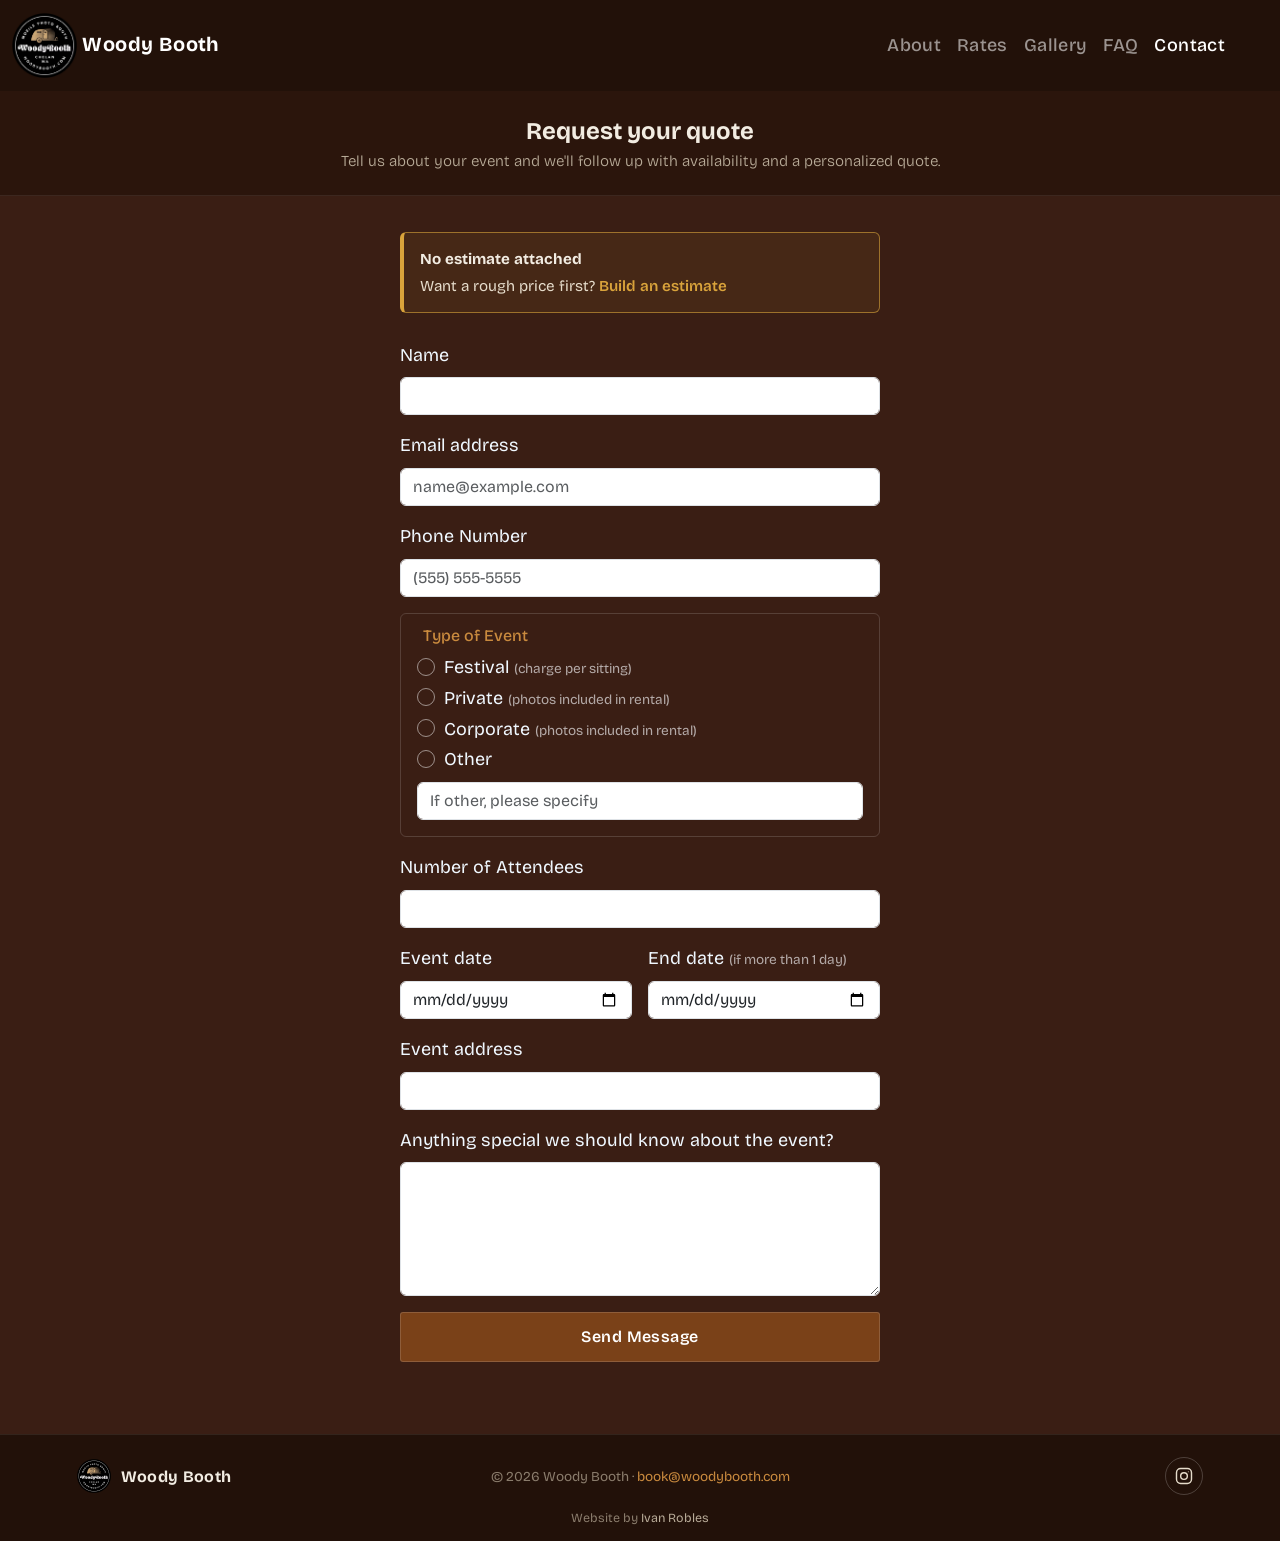
<file: contact.html>
<!DOCTYPE html>
<html lang="en">
<head>
  <meta charset="UTF-8">
  <meta name="viewport" content="width=device-width, initial-scale=1">
  <title>Contact | Woody Booth</title>
  <!-- Bootstrap -->
  <link href="https://cdn.jsdelivr.net/npm/bootstrap@5.3.8/dist/css/bootstrap.min.css" rel="stylesheet" integrity="sha384-sRIl4kxILFvY47J16cr9ZwB07vP4J8+LH7qKQnuqkuIAvNWLzeN8tE5YBujZqJLB" crossorigin="anonymous">
  <!-- Your styles AFTER Bootstrap -->
  <link rel="stylesheet" href="style.css">
  <link rel="preconnect" href="https://fonts.googleapis.com">
  <link rel="preconnect" href="https://fonts.gstatic.com" crossorigin>
  <link href="https://fonts.googleapis.com/css2?family=Bricolage+Grotesque:opsz,wght@12..96,200..800&family=Playwrite+GB+S:ital,wght@0,100..400;1,100..400&family=Rye&display=swap" rel="stylesheet">
</head>
<body>

  <!-- NAVBAR -->
  <nav class="navbar navbar-expand-lg " data-bs-theme="dark" id="mainNav">
    <div class="container-fluid">
      <a class="navbar-brand" href="index.html">
        <img src="img/Logo.avif" alt="Logo" width="65" height="65" class="d-inline-block align-text-center">
        Woody Booth
      </a>
      <div class="nav1">
        <div class="collapse navbar-collapse" id="navbarNav">
        <ul class="navbar-nav">
          <li class="nav-item">
            <a class="nav-link" href="index.html#about">About</a>
          </li>
          <li class="nav-item">
            <a class="nav-link" href="index.html#packages">Rates</a>
          </li>
          <li class="nav-item">
            <a class="nav-link" href="gallery.html">Gallery</a>
          </li>
          <li class="nav-item">
            <a class="nav-link" href="faq.html">FAQ</a>
          </li>
          <li class="nav-item">
            <a class="nav-link active" aria-current="page" href="contact.html">Contact</a>
          </li>
        </ul>
      </div>
      </div>
      <button class="navbar-toggler" type="button" data-bs-toggle="collapse" data-bs-target="#navbarNav" aria-controls="navbarNav" aria-expanded="false" aria-label="Toggle navigation">
        <span class="navbar-toggler-icon"></span>
      </button>
    </div>
  </nav>

  <!-- PAGE HEADER -->
  <section class="contact-header">
    <h1>Request your quote</h1>
    <p>Tell us about your event and we'll follow up with availability and a personalized quote.</p>
  </section>

  <!-- FORM -->
  <main class="contact-main">
    <div class="contact-wrap">

      <!-- Filled in by the script at the bottom of the page -->
      <div class="est-summary" id="estimateSummary" aria-live="polite"></div>

      <form name="contact" method="POST" action="/thank-you.html" data-netlify="true" netlify-honeypot="bot-field" class="contact-form" id="contactForm">
        <!-- Netlify needs this hidden input so it can parse the form at build time -->
        <input type="hidden" name="form-name" value="contact">

        <!-- Email subject line. Each request gets a different one, so Gmail starts a new conversation every time -->
        <input type="hidden" name="subject" id="f_subject" value="New Woody Booth quote request (%{submissionId})">

        <!-- Honeypot field: hidden from real visitors, catches spam bots -->
        <p class="honeypot" aria-hidden="true">
          <label>Don't fill this out if you're human: <input name="bot-field" tabindex="-1" autocomplete="off"></label>
        </p>

        <!-- Estimate details, filled in from the link by the script below -->
        <input type="hidden" name="setup" id="f_setup" value="">
        <input type="hidden" name="guests_tier" id="f_guests" value="">
        <input type="hidden" name="hours" id="f_hours" value="">
        <input type="hidden" name="extras" id="f_extras" value="">
        <input type="hidden" name="travel_distance" id="f_travel" value="">
        <input type="hidden" name="other_addons" id="f_other" value="">
        <input type="hidden" name="estimated_total" id="f_total" value="">

        <div class="mb-3">
          <label for="name" class="form-label">Name</label>
          <input type="text" class="form-control" id="name" name="name" required>
        </div>

        <div class="mb-3">
          <label for="email" class="form-label">Email address</label>
          <input type="email" class="form-control" id="email" name="email" placeholder="name@example.com" required>
        </div>

        <div class="mb-3">
          <label for="phone" class="form-label">Phone Number</label>
          <input type="tel" class="form-control" id="phone" name="phone" placeholder="(555) 555-5555" required>
        </div>

        <fieldset class="mb-3">
          <legend class="form-label h6">Type of Event</legend>

          <div class="form-check">
            <input class="form-check-input" type="radio" name="event_type" id="eventFestival" value="Festival (charge per sitting)" required>
            <label class="form-check-label" for="eventFestival">
              Festival <span class="event-type-note">(charge per sitting)</span>
            </label>
          </div>

          <div class="form-check">
            <input class="form-check-input" type="radio" name="event_type" id="eventPrivate" value="Private (photos included in rental)">
            <label class="form-check-label" for="eventPrivate">
              Private <span class="event-type-note">(photos included in rental)</span>
            </label>
          </div>

          <div class="form-check">
            <input class="form-check-input" type="radio" name="event_type" id="eventCorporate" value="Corporate (photos included in rental)">
            <label class="form-check-label" for="eventCorporate">
              Corporate <span class="event-type-note">(photos included in rental)</span>
            </label>
          </div>

          <div class="form-check">
            <input class="form-check-input" type="radio" name="event_type" id="eventOther" value="Other">
            <label class="form-check-label" for="eventOther">Other</label>
          </div>

          <input type="text" class="form-control mt-2" id="event_type_other" name="event_type_other" placeholder="If other, please specify">
        </fieldset>

        <div class="mb-3">
          <label for="attendees" class="form-label">Number of Attendees</label>
          <input type="number" min="1" class="form-control" id="attendees" name="attendees" required>
        </div>

        <div class="row g-3 mb-3">
          <div class="col-6">
            <label for="event_date" class="form-label">Event date</label>
            <input type="date" class="form-control" id="event_date" name="event_date" required>
          </div>
          <div class="col-6">
            <label for="event_end_date" class="form-label">End date <span class="event-type-note">(if more than 1 day)</span></label>
            <input type="date" class="form-control" id="event_end_date" name="event_end_date">
          </div>
        </div>

        <div class="mb-3">
          <label for="location" class="form-label">Event address</label>
          <input type="text" class="form-control" id="location" name="location" required>
        </div>

        <div class="mb-3">
          <label for="message" class="form-label">Anything special we should know about the event?</label>
          <textarea class="form-control" id="message" name="message" rows="5"></textarea>
        </div>

        <button type="submit" class="btn btn-book">Send Message</button>
      </form>
    </div>
  </main>

  <!-- FOOTER -->
  <footer class="site-footer">
    <div class="footer-brand">
      <img src="img/Logo.avif" width="34" height="34" alt="">
      Woody Booth
    </div>
    <p class="footer-copy">&copy; 2026 Woody Booth &middot; <a href="mailto:book@woodybooth.com">book@woodybooth.com</a></p>
    <div class="footer-social">
      <a href="https://www.instagram.com/woody.booth/" aria-label="Woody Booth on Instagram" target="_blank" rel="noopener">
        <svg width="20" height="20" viewBox="0 0 24 24" fill="none" stroke="currentColor" stroke-width="1.7">
          <rect x="3" y="3" width="18" height="18" rx="5"/>
          <circle cx="12" cy="12" r="4"/>
          <circle cx="17.2" cy="6.8" r="0.6" fill="currentColor" stroke="none"/>
        </svg>
      </a>
    </div>
    <p class="footer-credit">Website by <a href="https://www.linkedin.com/in/ivan-robles-943967b6/" target="_blank" rel="noopener">Ivan Robles</a></p>
  </footer>

  <!-- Bootstrap JS -->
  <script src="https://cdn.jsdelivr.net/npm/bootstrap@5.3.8/dist/js/bootstrap.bundle.min.js" integrity="sha384-FKyoEForCGlyvwx9Hj09JcYn3nv7wiPVlz7YYwJrWVcXK/BmnVDxM+D2scQbITxI" crossorigin="anonymous"></script>

  <script>
  // Read the estimate from the link and carry it into the form
  (function () {
    const q = new URLSearchParams(window.location.search);
    const summary = document.getElementById("estimateSummary");

    const clean = (v, max) => (v || "").replace(/[<>]/g, "").slice(0, max);
    const setup = clean(q.get("setup"), 40);
    const guests = clean(q.get("guests"), 40);
    const hours = Number(q.get("hours"));
    const extras = clean(q.get("extras"), 300);
    const travel = clean(q.get("travel"), 40);
    const other = clean(q.get("other"), 140);
    const expenses = q.get("exp") === "1";
    const total = /^\$[\d,]+$/.test(q.get("total") || "") ? q.get("total") : "";

    function line(titleText, bodyText, linkText) {
      summary.textContent = "";
      const title = document.createElement("span");
      title.className = "est-title";
      title.textContent = titleText;
      summary.appendChild(title);
      summary.appendChild(document.createTextNode(bodyText + " "));
      const a = document.createElement("a");
      a.href = "index.html#estimator";
      a.textContent = linkText;
      summary.appendChild(a);
    }

    if (setup && hours > 0 && total) {
      document.getElementById("f_setup").value = setup;
      document.getElementById("f_guests").value = guests;
      document.getElementById("f_hours").value = hours;
      document.getElementById("f_extras").value = extras || "None";
      document.getElementById("f_travel").value = travel;
      // What the total does not include yet
      const notIncluded = [];
      if ((extras && extras !== "None") || other) notIncluded.push("add-ons");
      if (expenses) notIncluded.push("travel expenses");
      const plusText = notIncluded.length ? " plus " + notIncluded.join(" and ") : "";

      document.getElementById("f_other").value = other;
      document.getElementById("f_total").value = total + plusText;

      const extrasText = extras && extras !== "None" ? "extras: " + extras : "no extras";
      line("Your estimate",
        setup + ", " + guests.toLowerCase() + ", " + hours + " hours, " + extrasText +
        (other ? ". Also requested: " + other : "") +
        ". Travel: " + travel.toLowerCase() + " from the Space Needle. Estimated total " + total +
        plusText + ".",
        "Change estimate");
    } else {
      line("No estimate attached", "Want a rough price first?", "Build an estimate");
    }

    // Calendar rules: no past dates, and the end date can't come before the start date
    const startInput = document.getElementById("event_date");
    const endInput = document.getElementById("event_end_date");
    const now = new Date();
    const pad = n => String(n).padStart(2, "0");
    const today = now.getFullYear() + "-" + pad(now.getMonth() + 1) + "-" + pad(now.getDate());
    startInput.min = today;
    endInput.min = today;
    startInput.addEventListener("change", function () {
      endInput.min = startInput.value || today;
      if (endInput.value && endInput.value < endInput.min) endInput.value = "";
    });

    // Build a unique, readable email subject when the form is sent
    document.getElementById("contactForm").addEventListener("submit", function () {
      const name = (document.getElementById("name").value || "").trim().slice(0, 60);
      let eventDate = "";
      if (startInput.value) {
        const p = startInput.value.split("-");
        eventDate = new Date(Number(p[0]), Number(p[1]) - 1, Number(p[2]))
          .toLocaleDateString("en-US", { month: "short", day: "numeric", year: "numeric" });
      }
      const sent = new Date();
      const stamp = pad(sent.getHours()) + ":" + pad(sent.getMinutes()) + ":" + pad(sent.getSeconds());
      document.getElementById("f_subject").value =
        "Quote request from " + (name || "website visitor") +
        (eventDate ? ", " + eventDate : "") +
        " (sent " + stamp + ")";
    });
  })();
  </script>
</body>
</html>
</file>
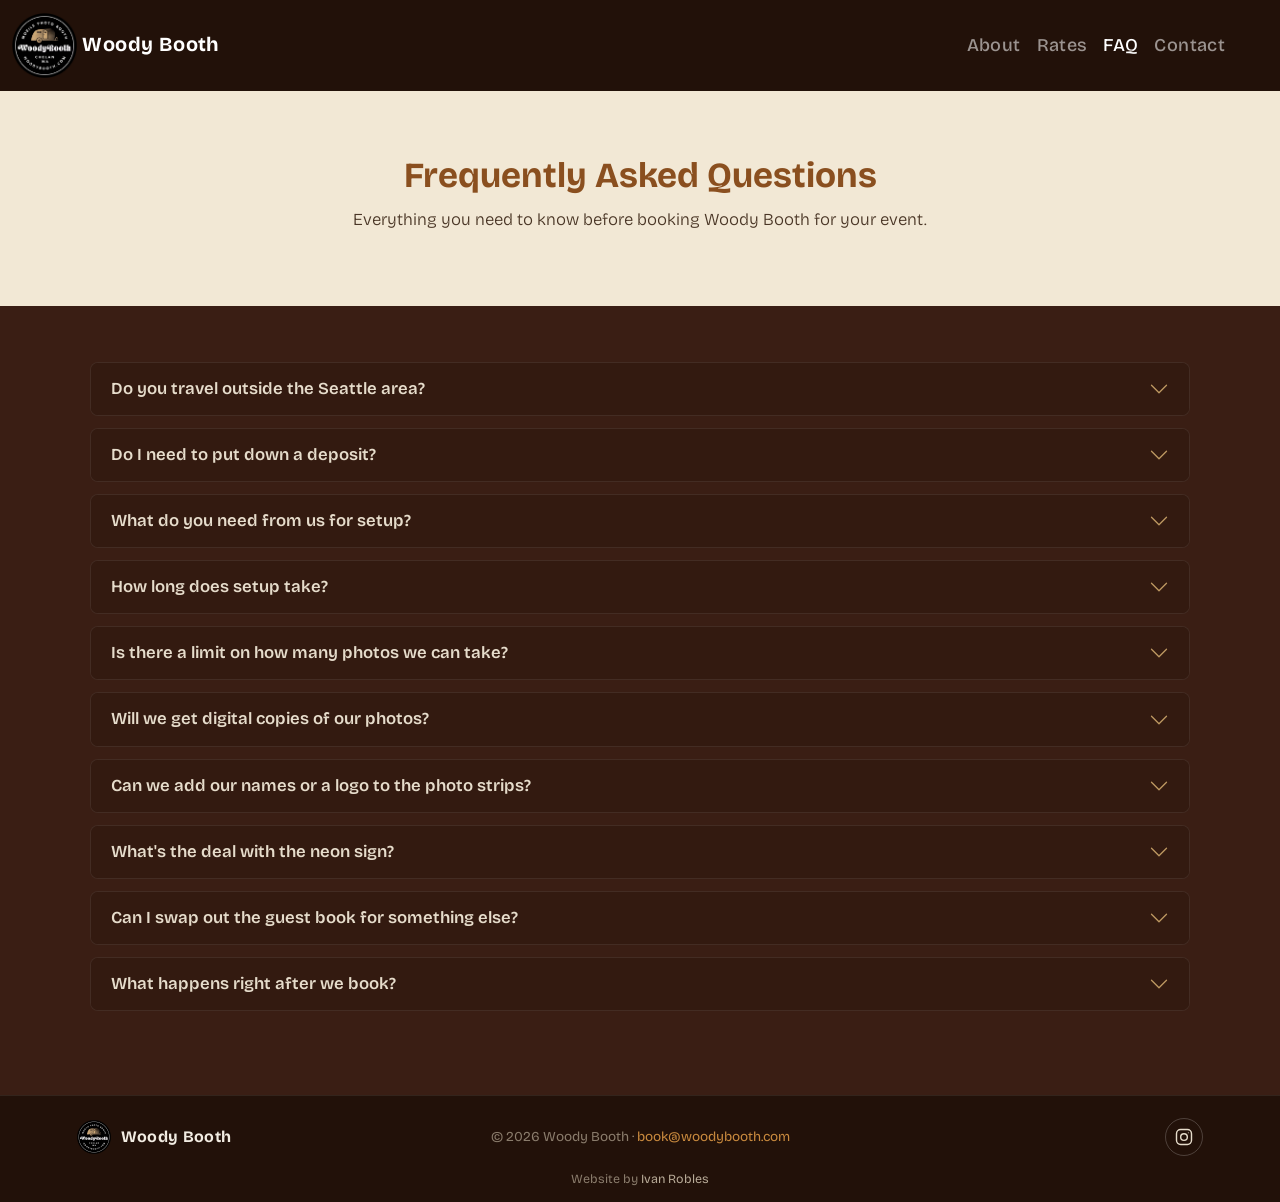
<file: faq.html>
<!DOCTYPE html>
<html lang="en">
<head>
  <meta charset="UTF-8">
  <meta name="viewport" content="width=device-width, initial-scale=1">
  <title>FAQ | Woody Booth</title>
  <!-- Bootstrap -->
  <link href="https://cdn.jsdelivr.net/npm/bootstrap@5.3.8/dist/css/bootstrap.min.css" rel="stylesheet" integrity="sha384-sRIl4kxILFvY47J16cr9ZwB07vP4J8+LH7qKQnuqkuIAvNWLzeN8tE5YBujZqJLB" crossorigin="anonymous">
  <!-- Your styles AFTER Bootstrap -->
  <link rel="stylesheet" href="style.css">
  <link rel="preconnect" href="https://fonts.googleapis.com">
  <link rel="preconnect" href="https://fonts.gstatic.com" crossorigin>
  <link href="https://fonts.googleapis.com/css2?family=Bricolage+Grotesque:opsz,wght@12..96,200..800&family=Playwrite+GB+S:ital,wght@0,100..400;1,100..400&family=Rye&display=swap" rel="stylesheet">
</head>
<body>

  <!-- NAVBAR -->
  <nav class="navbar navbar-expand-lg " data-bs-theme="dark" id="mainNav">
    <div class="container-fluid">
      <a class="navbar-brand" href="index.html">
        <img src="img/Logo.avif" alt="Logo" width="65" height="65" class="d-inline-block align-text-center">
        Woody Booth
      </a>
      <div class="nav1">
        <div class="collapse navbar-collapse" id="navbarNav">
        <ul class="navbar-nav">
          <li class="nav-item">
            <a class="nav-link" href="index.html#about">About</a>
          </li>
          <li class="nav-item">
            <a class="nav-link" href="index.html#packages">Rates</a>
          </li>
          <li class="nav-item">
            <a class="nav-link active" aria-current="page" href="faq.html">FAQ</a>
          </li>
          <li class="nav-item">
            <a class="nav-link" href="contact.html">Contact</a>
          </li>
        </ul>
      </div>
      </div>
      <button class="navbar-toggler" type="button" data-bs-toggle="collapse" data-bs-target="#navbarNav" aria-controls="navbarNav" aria-expanded="false" aria-label="Toggle navigation">
        <span class="navbar-toggler-icon"></span>
      </button>
    </div>
  </nav>

  <!-- FAQ HEADER -->
  <section id="faq-header">
    <div class="container-fluid text-center">
      <h1>Frequently Asked Questions</h1>
      <p>Everything you need to know before booking Woody Booth for your event.</p>
    </div>
  </section>

  <!-- FAQ ACCORDION -->
  <div class="container" id="faq-content">
    <div class="accordion faq-accordion" id="faqAccordion">

      <div class="accordion-item">
        <h2 class="accordion-header">
          <button class="accordion-button collapsed" type="button" data-bs-toggle="collapse" data-bs-target="#faq1">
            Do you travel outside the Seattle area?
          </button>
        </h2>
        <div id="faq1" class="accordion-collapse collapse" data-bs-parent="#faqAccordion">
          <div class="accordion-body">
            Yes. There's no travel fee within 50 miles of the Space Needle in Seattle. From 50 to 100 miles the fee is $150, and from 100 to 200 miles it's $250, plus expenses such as hotel, meals and tolls as agreed with you. Farther than that, we'll work out travel together.
          </div>
        </div>
      </div>

      <div class="accordion-item">
        <h2 class="accordion-header">
          <button class="accordion-button collapsed" type="button" data-bs-toggle="collapse" data-bs-target="#faq2">
            Do I need to put down a deposit?
          </button>
        </h2>
        <div id="faq2" class="accordion-collapse collapse" data-bs-parent="#faqAccordion">
          <div class="accordion-body">
            Yes — a 50% deposit secures your date, fully refundable up to 30 days before your event. The remaining 50% is due within 30 days of the event, and is also refundable up until that point.
          </div>
        </div>
      </div>

      <div class="accordion-item">
        <h2 class="accordion-header">
          <button class="accordion-button collapsed" type="button" data-bs-toggle="collapse" data-bs-target="#faq3">
            What do you need from us for setup?
          </button>
        </h2>
        <div id="faq3" class="accordion-collapse collapse" data-bs-parent="#faqAccordion">
          <div class="accordion-body">
            A flat surface at least 12'x12', and a power outlet within 75 feet. No power nearby? We can bring a quiet solar generator for an additional $100.
          </div>
        </div>
      </div>

      <div class="accordion-item">
        <h2 class="accordion-header">
          <button class="accordion-button collapsed" type="button" data-bs-toggle="collapse" data-bs-target="#faq4">
            How long does setup take?
          </button>
        </h2>
        <div id="faq4" class="accordion-collapse collapse" data-bs-parent="#faqAccordion">
          <div class="accordion-body">
            We arrive 1.5–2 hours before your event so everything is ready when guests arrive. Earlier setup is available for a small fee, and it's already included in our wedding package.
          </div>
        </div>
      </div>

      <div class="accordion-item">
        <h2 class="accordion-header">
          <button class="accordion-button collapsed" type="button" data-bs-toggle="collapse" data-bs-target="#faq5">
            Is there a limit on how many photos we can take?
          </button>
        </h2>
        <div id="faq5" class="accordion-collapse collapse" data-bs-parent="#faqAccordion">
          <div class="accordion-body">
            No — photos are unlimited on every package. Each session captures 4 photos and prints 2 matching strips, with the option to print extras.
          </div>
        </div>
      </div>

      <div class="accordion-item">
        <h2 class="accordion-header">
          <button class="accordion-button collapsed" type="button" data-bs-toggle="collapse" data-bs-target="#faq6">
            Will we get digital copies of our photos?
          </button>
        </h2>
        <div id="faq6" class="accordion-collapse collapse" data-bs-parent="#faqAccordion">
          <div class="accordion-body">
            Yes — we send over all digital files within 2 days of your event.
          </div>
        </div>
      </div>

      <div class="accordion-item">
        <h2 class="accordion-header">
          <button class="accordion-button collapsed" type="button" data-bs-toggle="collapse" data-bs-target="#faq7">
            Can we add our names or a logo to the photo strips?
          </button>
        </h2>
        <div id="faq7" class="accordion-collapse collapse" data-bs-parent="#faqAccordion">
          <div class="accordion-body">
            Yes — for weddings, we can design something to match your theme, or you can send your own design to place on each strip. Businesses can send their logo and turn the booth into a marketing tool. We'll also build a custom welcome screen to match your event.
          </div>
        </div>
      </div>

      <div class="accordion-item">
        <h2 class="accordion-header">
          <button class="accordion-button collapsed" type="button" data-bs-toggle="collapse" data-bs-target="#faq8">
            What's the deal with the neon sign?
          </button>
        </h2>
        <div id="faq8" class="accordion-collapse collapse" data-bs-parent="#faqAccordion">
          <div class="accordion-body">
            If you purchase your own custom neon sign, it's yours to keep after the event. We'll display it on the back of Woody Booth for extra photo ops, or on the Woody Wall if that's the setup you choose.
          </div>
        </div>
      </div>

      <div class="accordion-item">
        <h2 class="accordion-header">
          <button class="accordion-button collapsed" type="button" data-bs-toggle="collapse" data-bs-target="#faq9">
            Can I swap out the guest book for something else?
          </button>
        </h2>
        <div id="faq9" class="accordion-collapse collapse" data-bs-parent="#faqAccordion">
          <div class="accordion-body">
            Of course — if you'd rather have a velvet guest book or another style entirely, send us what you're picturing and we'll work out the details together.
          </div>
        </div>
      </div>

      <div class="accordion-item">
        <h2 class="accordion-header">
          <button class="accordion-button collapsed" type="button" data-bs-toggle="collapse" data-bs-target="#faq10">
            What happens right after we book?
          </button>
        </h2>
        <div id="faq10" class="accordion-collapse collapse" data-bs-parent="#faqAccordion">
          <div class="accordion-body">
            You'll receive a service agreement and invoice, and we'll collect your 50% deposit. From there, we start on customizations — your guest book, logo, and neon sign (if applicable). We'll also connect with your wedding planner or point of contact to make sure everything runs smoothly, and send a friendly reminder when your final payment is due.
          </div>
        </div>
      </div>

    </div>
  </div>

  <!-- FOOTER -->
  <footer class="site-footer">
    <div class="footer-brand">
      <img src="img/Logo.avif" width="34" height="34" alt="">
      Woody Booth
    </div>
    <p class="footer-copy">&copy; 2026 Woody Booth &middot; <a href="mailto:book@woodybooth.com">book@woodybooth.com</a></p>
    <div class="footer-social">
      <a href="https://www.instagram.com/woody.booth/" aria-label="Woody Booth on Instagram" target="_blank" rel="noopener">
        <svg width="20" height="20" viewBox="0 0 24 24" fill="none" stroke="currentColor" stroke-width="1.7">
          <rect x="3" y="3" width="18" height="18" rx="5"/>
          <circle cx="12" cy="12" r="4"/>
          <circle cx="17.2" cy="6.8" r="0.6" fill="currentColor" stroke="none"/>
        </svg>
      </a>
    </div>
    <p class="footer-credit">Website by <a href="https://www.linkedin.com/in/ivan-robles-943967b6/" target="_blank" rel="noopener">Ivan Robles</a></p>
  </footer>

  <!-- Bootstrap JS -->
  <script src="https://cdn.jsdelivr.net/npm/bootstrap@5.3.8/dist/js/bootstrap.bundle.min.js" integrity="sha384-FKyoEForCGlyvwx9Hj09JcYn3nv7wiPVlz7YYwJrWVcXK/BmnVDxM+D2scQbITxI" crossorigin="anonymous"></script>

</body>
</html>
</file>
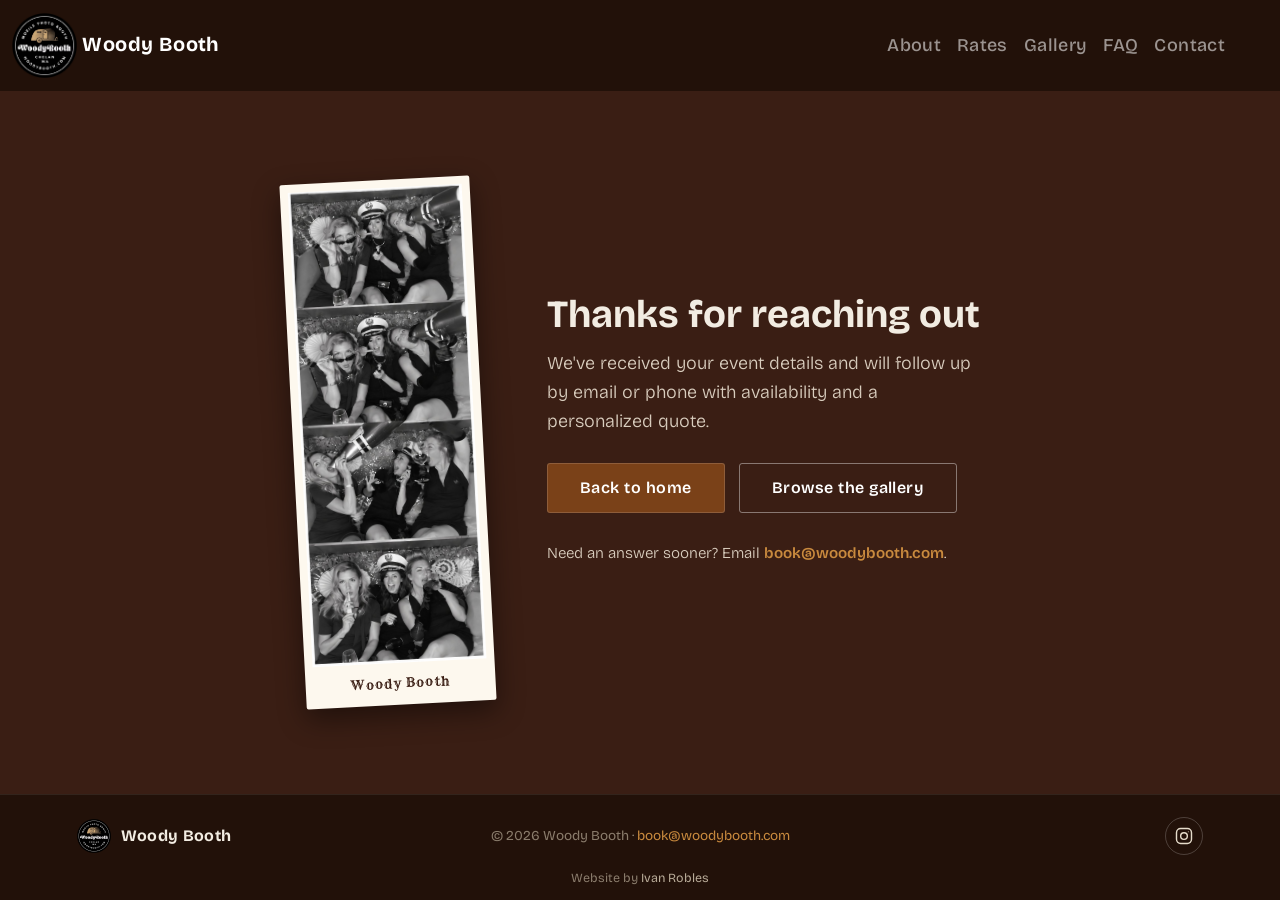
<file: thank-you.html>
<!DOCTYPE html>
<html lang="en">
<head>
  <meta charset="UTF-8">
  <meta name="viewport" content="width=device-width, initial-scale=1">
  <meta name="robots" content="noindex">
  <title>Thank You | Woody Booth</title>
  <!-- Bootstrap -->
  <link href="https://cdn.jsdelivr.net/npm/bootstrap@5.3.8/dist/css/bootstrap.min.css" rel="stylesheet" integrity="sha384-sRIl4kxILFvY47J16cr9ZwB07vP4J8+LH7qKQnuqkuIAvNWLzeN8tE5YBujZqJLB" crossorigin="anonymous">
  <!-- Your styles AFTER Bootstrap -->
  <link rel="stylesheet" href="style.css">
  <link rel="preconnect" href="https://fonts.googleapis.com">
  <link rel="preconnect" href="https://fonts.gstatic.com" crossorigin>
  <link href="https://fonts.googleapis.com/css2?family=Bricolage+Grotesque:opsz,wght@12..96,200..800&family=Playwrite+GB+S:ital,wght@0,100..400;1,100..400&family=Rye&display=swap" rel="stylesheet">

  <style>
    /* Keep the footer at the bottom on this short page */
    body { display: flex; flex-direction: column; min-height: 100vh; }
    main { flex: 1; display: flex; align-items: center; }

    .thanks-wrap {
      width: 100%;
      max-width: 820px;
      margin: 0 auto;
      padding: 72px 24px;
      display: flex;
      align-items: center;
      justify-content: center;
      gap: 64px;
      flex-wrap: wrap;
    }

    /* The one memorable element: a real printed photo strip */
    .thanks-strip {
      background: #fdf8ee;
      width: 190px;
      padding: 8px 8px 12px;
      border-radius: 2px;
      box-shadow: 0 10px 28px rgba(0, 0, 0, 0.45);
      transform: rotate(-3deg);
      flex-shrink: 0;
    }

    .thanks-strip img {
      display: block;
      width: 100%;
      height: auto;
      background: #3a1e14;
    }

    .thanks-strip-label {
      font-family: "Rye", serif;
      font-size: .8rem;
      text-align: center;
      color: #3a1e14;
      margin: 10px 0 0;
      letter-spacing: .03em;
    }

    .thanks-copy {
      flex: 1 1 320px;
      max-width: 440px;
    }

    .thanks-copy h1 {
      font-family: "Bricolage Grotesque", sans-serif;
      font-weight: 700;
      font-size: 2.4rem;
      color: #f2ece2;
      margin-bottom: .75rem;
    }

    .thanks-copy p {
      font-weight: 300;
      color: #d9cdbe;
      margin-bottom: 1.75rem;
    }

    .thanks-actions {
      display: flex;
      gap: 14px;
      flex-wrap: wrap;
      margin-bottom: 1.75rem;
    }

    .thanks-actions .btn-call {
      border-color: rgba(255, 255, 255, 0.4);
    }

    .thanks-phone {
      font-size: .95rem;
      color: #c9bda9;
      margin: 0;
    }

    .thanks-phone a {
      color: #c98a3e;
      text-decoration: none;
      font-weight: 600;
    }

    .thanks-phone a:hover {
      text-decoration: underline;
    }

    @media (max-width: 576px) {
      .thanks-strip { width: 150px; }
      .thanks-wrap { gap: 40px; padding: 48px 24px; }
      .thanks-copy h1 { font-size: 2rem; }
    }
  </style>
</head>
<body>

  <!-- NAVBAR -->
  <nav class="navbar navbar-expand-lg " data-bs-theme="dark" id="mainNav">
    <div class="container-fluid">
      <a class="navbar-brand" href="index.html">
        <img src="img/Logo.avif" alt="Logo" width="65" height="65" class="d-inline-block align-text-center">
        Woody Booth
      </a>
      <div class="nav1">
        <div class="collapse navbar-collapse" id="navbarNav">
        <ul class="navbar-nav">
          <li class="nav-item">
            <a class="nav-link" href="index.html#about">About</a>
          </li>
          <li class="nav-item">
            <a class="nav-link" href="index.html#packages">Rates</a>
          </li>
          <li class="nav-item">
            <a class="nav-link" href="gallery.html">Gallery</a>
          </li>
          <li class="nav-item">
            <a class="nav-link" href="faq.html">FAQ</a>
          </li>
          <li class="nav-item">
            <a class="nav-link" href="contact.html">Contact</a>
          </li>
        </ul>
      </div>
      </div>
      <button class="navbar-toggler" type="button" data-bs-toggle="collapse" data-bs-target="#navbarNav" aria-controls="navbarNav" aria-expanded="false" aria-label="Toggle navigation">
        <span class="navbar-toggler-icon"></span>
      </button>
    </div>
  </nav>

  <!-- CONFIRMATION -->
  <main>
    <div class="thanks-wrap">

      <div class="thanks-strip" aria-hidden="true">
        <img id="thanksStripImg" src="img/gallery/strip-black-white-captain-hats.jpg" alt="">
        <p class="thanks-strip-label">Woody Booth</p>
      </div>

      <div class="thanks-copy">
        <h1>Thanks for reaching out</h1>
        <p>We've received your event details and will follow up by email or phone with availability and a personalized quote.</p>

        <div class="thanks-actions">
          <a href="index.html" class="btn btn-book">Back to home</a>
          <a href="gallery.html" class="btn btn-call">Browse the gallery</a>
        </div>

        <p class="thanks-phone">Need an answer sooner? Email <a href="mailto:book@woodybooth.com">book@woodybooth.com</a>.</p>
      </div>

    </div>
  </main>

  <!-- FOOTER -->
  <footer class="site-footer">
    <div class="footer-brand">
      <img src="img/Logo.avif" width="34" height="34" alt="">
      Woody Booth
    </div>
    <p class="footer-copy">&copy; 2026 Woody Booth &middot; <a href="mailto:book@woodybooth.com">book@woodybooth.com</a></p>
    <div class="footer-social">
      <a href="https://www.instagram.com/woody.booth/" aria-label="Woody Booth on Instagram" target="_blank" rel="noopener">
        <svg width="20" height="20" viewBox="0 0 24 24" fill="none" stroke="currentColor" stroke-width="1.7">
          <rect x="3" y="3" width="18" height="18" rx="5"/>
          <circle cx="12" cy="12" r="4"/>
          <circle cx="17.2" cy="6.8" r="0.6" fill="currentColor" stroke="none"/>
        </svg>
      </a>
    </div>
    <p class="footer-credit">Website by <a href="https://www.linkedin.com/in/ivan-robles-943967b6/" target="_blank" rel="noopener">Ivan Robles</a></p>
  </footer>

  <!-- Bootstrap JS -->
  <script src="https://cdn.jsdelivr.net/npm/bootstrap@5.3.8/dist/js/bootstrap.bundle.min.js" integrity="sha384-FKyoEForCGlyvwx9Hj09JcYn3nv7wiPVlz7YYwJrWVcXK/BmnVDxM+D2scQbITxI" crossorigin="anonymous"></script>
</body>
</html>
</file>
<file: style.css>
/* Smooth scrolling for in-page links (About, Rates, Estimator).
   Replaces the old js/main.js, which was never needed. */
html {
  scroll-behavior: smooth;
}

@media (prefers-reduced-motion: reduce) {
  html {
    scroll-behavior: auto;
  }
}

body {
    background: rgb(58, 30, 20);
   font-family: "Bricolage Grotesque", sans-serif;
   color: aliceblue;
   font-size: 18px;
    line-height: 1.6;
}

#mainNav {
  background-color: #221109; /* dark walnut */
}

.navbar-brand {
  font-family: "Bricolage Grotesque", sans-serif;
  font-weight: 700;
  letter-spacing: .02em;
}

.nav-link {
  font-weight: 500;
  letter-spacing: .02em;
}

.nav1{
    margin-right: 35px;
}
/* dark overlay so text is readable */
#hero {
  background-image: url('img/front.avif');
  background-size: cover;
  background-position: center;
  height: 100vh;
  position: relative;
  width: 100%;
}

/* Dark gradient so text stays readable no matter what's behind it,
   without hiding the trailer photo in the middle of the frame */
#hero::before {
  content: "";
  position: absolute;
  inset: 0;
  background: linear-gradient(
    to bottom,
    rgba(0,0,0,0.6) 0%,
    rgba(0,0,0,0.15) 35%,
    rgba(0,0,0,0.15) 65%,
    rgba(0,0,0,0.65) 100%
  );
  pointer-events: none;
}

.hero-text {
  position: absolute;
  top: 12%;
  left: 50%;
  transform: translateX(-50%);
  text-align: center;
  color: #fdf6ec;
  text-shadow: 0 2px 10px rgba(0,0,0,0.7);
  width: 90%;
  max-width: 600px;
  z-index: 1;
}

.hero-text h1 {
  font-family: "Rye", serif;
  font-size: 2.6rem;
  letter-spacing: .03em;
  margin-bottom: .75rem;
}

.hero-text p {
  font-size: 1.05rem;
  font-weight: 300;
  color: #e6dccb;
}

.hero-buttons {
  position: absolute;
  bottom: 8%;
  left: 50%;
  transform: translateX(-50%);
  z-index: 1;
  display: flex;
  gap: 14px;
  flex-wrap: wrap;
  justify-content: center;
}

.btn-call {
  background-color: transparent;
  border: 1px solid rgba(255,255,255,0.6);
  color: white;
  padding: 12px 32px;
  border-radius: 3px;
  font-weight: 600;
  letter-spacing: .03em;
  transition: background-color .2s ease, border-color .2s ease, transform .15s ease;
}

.btn-call:hover {
  background-color: rgba(255,255,255,0.12);
  border-color: white;
  color: white;
  transform: translateY(-1px);
}

.btn-book {
  background-color: #7a4118;
  border: 1px solid rgba(255,255,255,0.15);
  color: white;
  padding: 12px 32px;
  border-radius: 3px;
  font-weight: 600;
  letter-spacing: .03em;
  transition: background-color .2s ease, transform .15s ease;
}

.btn-book:hover {
  background-color: #c98a3e;
  color: white;
  transform: translateY(-1px);
}


#about{
    display: flex;
    align-items: center;
    justify-content: center;
    gap: 56px;
    flex-wrap: wrap;
    padding: 72px 8% 64px;
    background-color: #f2e8d5;
    text-align: left;
}

.about-copy {
  flex: 1 1 340px;
  max-width: 540px;
}

.about-copy h2 {
  font-family: "Bricolage Grotesque", sans-serif;
  font-weight: 700;
  font-size: 1.7rem;
  color: #8a4f1f;
  margin-bottom: 1rem;
  letter-spacing: .01em;
}

.about-copy p {
  font-size: 1.05rem;
  font-weight: 300;
  color: #4a3626;
  margin: 0;
}

.card1 {
  background-color: #331a10;
  border: 1px solid rgba(255,255,255,0.08);
  border-top: 2px solid #c98a3e;
  border-radius: 6px;
  color: #c9b99a;
}

.card1 .card-icon {
  width: 34px;
  height: 34px;
  margin-bottom: 1rem;
  color: #c98a3e;
}

.card1 h2 {
  font-family: "Bricolage Grotesque", sans-serif;
  font-weight: 700;
  font-size: clamp(1.15rem, 2.5vw, 1.5rem);
  margin-bottom: .6rem;
  color: #f2ece2;
}

.card1 p{
    font-size: .98rem;
    font-family: "Bricolage Grotesque", sans-serif;
    font-weight: 300;
    color: rgb(201, 189, 169);
    margin: 0;
}

.container{
    padding-top: 10px;

}

/* PACKAGES */
#packages {
  padding: 64px 6% 72px;
  background-color: #3a1e14;
}

.packages-heading {
  font-family: "Bricolage Grotesque", sans-serif;
  font-weight: 700;
  font-size: 1.7rem;
  color: #c98a3e;
  text-align: center;
  margin-bottom: .4rem;
}

.packages-sub {
  text-align: center;
  color: rgb(201, 189, 169);
  font-weight: 300;
  margin-bottom: 2.5rem;
}

.package-card {
  background-color: #331a10;
  border: 1px solid rgba(255,255,255,0.08);
  border-radius: 6px;
  padding: 2rem;
  position: relative;
  display: flex;
  flex-direction: column;
}

.package-featured {
  border: 2px solid #c98a3e;
}

.package-badge {
  position: absolute;
  top: -12px;
  left: 50%;
  transform: translateX(-50%);
  background-color: #c98a3e;
  color: #2c1a0e;
  font-size: .75rem;
  font-weight: 600;
  padding: 4px 14px;
  border-radius: 12px;
  letter-spacing: .03em;
}

.package-card h3 {
  font-family: "Bricolage Grotesque", sans-serif;
  font-weight: 700;
  font-size: 1.3rem;
  color: #f2ece2;
  margin-bottom: .3rem;
}

.package-duration {
  color: #c9bda9;
  font-size: .9rem;
  font-weight: 300;
  margin-bottom: .5rem;
}

.package-price {
  color: #c98a3e;
  font-weight: 600;
  margin-bottom: 1.25rem;
}

.package-price .from {
  font-size: .85rem;
  font-weight: 500;
  color: #c9bda9;
  margin-right: .3rem;
}

.package-price .amt {
  font-size: 1.7rem;
  line-height: 1.1;
}

.package-features.priced li {
  display: flex;
  justify-content: space-between;
  gap: 12px;
}

.package-features.priced .p {
  white-space: nowrap;
  color: #e6dccb;
  font-weight: 500;
}

.package-features {
  list-style: none;
  padding: 0;
  margin: 0 0 1.25rem;
  flex-grow: 1;
}

.package-features li {
  color: rgb(201, 189, 169);
  font-size: .92rem;
  font-weight: 300;
  padding-left: 1.4rem;
  position: relative;
  margin-bottom: .55rem;
  line-height: 1.4;
}

.package-features li::before {
  content: "";
  position: absolute;
  left: 0;
  top: .45em;
  width: 8px;
  height: 8px;
  border-radius: 50%;
  background-color: #c98a3e;
}

.package-note {
  color: #8a7c6c;
  font-size: .8rem;
  font-style: italic;
  margin-bottom: 1rem;
}

/* TESTIMONIALS */
#testimonials {
  padding: 64px 6% 40px;
  background-color: #26140b;
}

.testimonials-heading {
  font-family: "Bricolage Grotesque", sans-serif;
  font-weight: 700;
  font-size: 1.7rem;
  color: #c98a3e;
  text-align: center;
  margin-bottom: 2rem;
}

.testimonial-card {
  max-width: 640px;
  margin: 0 auto;
  text-align: center;
  padding: 0 40px;
}

.quote-mark {
  color: #c98a3e;
  font-family: Georgia, serif;
  font-size: 3.5rem;
  line-height: 1;
  margin-bottom: .5rem;
  opacity: .7;
}

.testimonial-text {
  font-size: 1.05rem;
  font-weight: 300;
  color: #e6dccb;
  font-style: italic;
  margin-bottom: 1.5rem;
}

.testimonial-name {
  font-weight: 700;
  color: #f2ece2;
  font-size: 1rem;
  margin-bottom: .1rem;
}

.testimonial-event {
  color: #c98a3e;
  font-size: .85rem;
  font-weight: 500;
}

#testimonials .carousel-item {
  padding: 10px 0 40px;
}

#testimonials .carousel-indicators {
  position: static;
  margin-top: 0;
}

#testimonials .carousel-indicators [data-bs-target] {
  background-color: #c98a3e;
  width: 9px;
  height: 9px;
  border-radius: 50%;
  opacity: .4;
}

#testimonials .carousel-indicators .active {
  opacity: 1;
}

#testimonials .carousel-control-prev,
#testimonials .carousel-control-next {
  width: 6%;
  opacity: .6;
  filter: invert(66%) sepia(24%) saturate(600%) hue-rotate(358deg) brightness(97%) contrast(90%);
}

/* PAGE HEADER (shared by FAQ + Gallery pages) */
#faq-header {
  background-color: #f2e8d5;
  padding: 64px 20px 56px;
  text-align: center;
}

#faq-header h1 {
  font-family: "Bricolage Grotesque", sans-serif;
  font-weight: 700;
  font-size: 2.2rem;
  color: #8a4f1f;
  margin-bottom: .6rem;
}

#faq-header p {
  color: #4a3626;
  font-size: 1.05rem;
  font-weight: 300;
}

#faq-content {
  padding: 56px 20px 72px;
}

.faq-accordion .accordion-item {
  background-color: #331a10;
  border: 1px solid rgba(255,255,255,0.08);
  margin-bottom: 12px;
  border-radius: 8px;
  overflow: hidden;
}

.faq-accordion .accordion-button {
  background-color: #331a10;
  color: #e6dccb;
  font-family: "Bricolage Grotesque", sans-serif;
  font-weight: 600;
  font-size: 1.05rem;
  box-shadow: none;
}

.faq-accordion .accordion-button:not(.collapsed) {
  background-color: #3d2013;
  color: #c98a3e;
  box-shadow: none;
  border-left: 2px solid #c98a3e;
}

.faq-accordion .accordion-button:focus {
  box-shadow: 0 0 0 2px #c98a3e;
}

.faq-accordion .accordion-button::after {
  filter: invert(66%) sepia(24%) saturate(600%) hue-rotate(358deg) brightness(97%) contrast(90%);
}

.faq-accordion .accordion-body {
  color: rgb(201, 189, 169);
  font-family: "Bricolage Grotesque", sans-serif;
  font-weight: 300;
  background-color: #331a10;
}

/* GALLERY PAGE */
#gallery-content {
  padding: 48px 20px 64px;
}

.gallery-filters {
  display: flex;
  gap: 10px;
  justify-content: center;
  flex-wrap: wrap;
  margin-bottom: 32px;
}

.filter-btn {
  background: transparent;
  border: 1px solid rgba(255,255,255,0.25);
  color: #e6dccb;
  padding: 8px 18px;
  border-radius: 20px;
  font-size: .9rem;
  cursor: pointer;
  font-family: "Bricolage Grotesque", sans-serif;
  transition: all .15s ease;
}

.filter-btn.active,
.filter-btn:hover {
  background: #c98a3e;
  border-color: #c98a3e;
  color: #2c1a0e;
}

.gallery-grid {
  display: grid;
  grid-template-columns: repeat(auto-fill, minmax(220px, 1fr));
  grid-auto-rows: 160px;
  gap: 16px;
}

.gallery-item {
  position: relative;
  overflow: hidden;
  border-radius: 8px;
  cursor: pointer;
  border: 1px solid rgba(255,255,255,0.1);
}

.gallery-item.tall {
  grid-row: span 2;
}

.gallery-item.hidden {
  display: none;
}

/* Printed strips are very tall and narrow, so show the whole strip
   (never cropped) on a dark tile, with the label underneath it */
.gallery-item.strip {
  grid-row: span 3;
  background: #2b150c;
}

.gallery-item.strip img {
  object-fit: contain;
  height: calc(100% - 38px);
  padding: 12px 10px 0;
}

.gallery-item img {
  width: 100%;
  height: 100%;
  object-fit: cover;
  transition: transform 0.25s ease;
  display: block;
}

.gallery-item:hover img,
.gallery-item:focus img {
  transform: scale(1.06);
}

.gallery-item .gallery-tag {
  position: absolute;
  bottom: 8px;
  left: 8px;
  background: rgba(0,0,0,0.55);
  color: #f2ece2;
  font-size: .7rem;
  padding: 3px 9px;
  border-radius: 10px;
  text-transform: capitalize;
}

/* LIGHTBOX MODAL */
.lightbox-content {
  background-color: transparent;
  border: none;
  position: relative;
}

.lightbox-content #lightboxImage {
  max-width: 100%;
  max-height: 80vh;
  margin: 0 auto;
  display: block;
  border-radius: 8px;
  touch-action: pan-y;
}

.lightbox-caption {
  color: #e6dccb;
  font-size: .9rem;
  text-align: center;
  margin-top: 14px;
  padding: 0 12px;
}

.lightbox-counter {
  color: #c98a3e;
  font-size: .85rem;
  text-align: center;
  margin-top: 6px;
  letter-spacing: .05em;
}

.lightbox-close {
  position: absolute;
  top: -40px;
  right: 0;
  z-index: 10;
}

.lightbox-nav {
  position: absolute;
  top: 50%;
  transform: translateY(-50%);
  background: rgba(0,0,0,0.5);
  color: white;
  border: none;
  font-size: 1.5rem;
  width: 44px;
  height: 44px;
  border-radius: 50%;
  z-index: 10;
}

.lightbox-nav:hover {
  background: rgba(0,0,0,0.8);
}

.lightbox-prev {
  left: -10px;
}

.lightbox-next {
  right: -10px;
}

@media (max-width: 576px) {
  .lightbox-prev { left: 0; }
  .lightbox-next { right: 0; }
}

/* HOMEPAGE GALLERY TEASER */
#gallery-teaser {
  background-color: #3a1e14;
  padding: 64px 20px;
}

.gallery-teaser-heading {
  font-family: "Bricolage Grotesque", sans-serif;
  font-weight: 700;
  color: #c98a3e;
}

.gallery-teaser-sub {
  color: rgb(201, 189, 169);
  margin-bottom: 1.75rem;
  font-weight: 300;
}

.gallery-teaser-grid {
  grid-template-columns: repeat(auto-fit, minmax(140px, 1fr));
  max-width: 900px;
  margin: 0 auto;
}

#gallery-teaser .btn-book {
  display: inline-block;
  width: auto;
  padding: 12px 32px;
}

.contact-form {
  width: 100%;
  max-width: 480px;
  margin: 0 auto;
}

.contact-form .btn-book {
  display: block;
  width: 100%;
  margin-top: 0.5rem;
}

.contact-form fieldset {
  border: 1px solid rgba(255,255,255,0.15);
  border-radius: 6px;
  padding: 12px 16px 16px;
}

.contact-form legend {
  width: auto;
  padding: 0 6px;
  font-size: 1rem;
  color: #c98a3e;
}

.contact-form .form-check-input {
  background-color: transparent;
  border: 1px solid rgba(255,255,255,0.5);
}

.contact-form .form-check-input:checked {
  background-color: #c98a3e;
  border-color: #c98a3e;
}

.contact-form .event-type-note {
  font-size: 0.85rem;
  color: rgb(180, 170, 168);
}

.honeypot {
  position: absolute;
  left: -9999px;
}

footer {
  text-align: center;
  padding: 24px;
  color: #8a7c6c;
  font-size: .9rem;
}

.site-footer {
  background-color: #221109;
  padding: 22px 6% 14px;
  display: grid;
  grid-template-columns: 1fr auto 1fr;
  align-items: center;
  gap: 14px 16px;
  border-top: 1px solid rgba(255,255,255,0.08);
  text-align: left;
}

/* Logo and name on the left, copyright truly centered, Instagram on the right */
.site-footer .footer-brand { justify-self: start; }
.site-footer .footer-copy { text-align: center; }
.site-footer .footer-social { justify-self: end; }

/* Developer credit: its own slim line below the Woody Booth row */
.footer-credit {
  grid-column: 1 / -1;
  margin: 0;
  text-align: center;
  font-size: .78rem;
  line-height: 1.4;
  color: #8a7c6c;
}

.footer-credit a {
  color: #b8ab98;
  text-decoration: none;
}

.footer-credit a:hover {
  color: #c98a3e;
  text-decoration: underline;
}

.footer-brand {
  display: flex;
  align-items: center;
  gap: 10px;
  font-weight: 700;
  letter-spacing: .02em;
  font-size: 1rem;
  color: #f2ece2;
}

.footer-brand img {
  border-radius: 4px;
}

.footer-copy {
  color: #8a7c6c;
  font-size: .85rem;
  margin: 0;
}

.footer-copy a {
  color: #c98a3e;
  text-decoration: none;
}

.footer-copy a:hover {
  text-decoration: underline;
}

.footer-social a {
  display: inline-flex;
  align-items: center;
  justify-content: center;
  width: 38px;
  height: 38px;
  border-radius: 50%;
  border: 1px solid rgba(255,255,255,0.2);
  color: #e6dccb;
  transition: all .15s ease;
}

.footer-social a:hover {
  background: #c98a3e;
  border-color: #c98a3e;
  color: #2c1a0e;
}

/* Phones and tablets: stack the footer and center everything */
@media (max-width: 900px) {
  .site-footer {
    grid-template-columns: 1fr;
    justify-items: center;
    text-align: center;
    row-gap: 14px;
  }

  .site-footer .footer-brand,
  .site-footer .footer-social {
    justify-self: center;
  }
}


@media (max-width: 768px) {
  #hero {
    height: 90vh;
    background-position: center center;
  }

  .hero-text h1 {
    font-size: 1.9rem;
  }

  .hero-text {
    top: 8%;
  }

  .hero-text p {
    font-size: 1rem;
  }

  .hero-cta {
    bottom: 8%;
  }

  #about {
    text-align: center;
    justify-content: center;
    gap: 36px;
    padding: 56px 8% 52px;
  }

  .about-copy {
    flex-basis: 100%;
  }

  .about-media {
    flex-basis: 260px;
  }
}

/* ============================================================
   ESTIMATOR (homepage)
   ============================================================ */
#estimator {
  background-color: #3a1e14;
  padding: 64px 20px 72px;
}

.estimator-heading {
  font-family: "Bricolage Grotesque", sans-serif;
  font-weight: 700;
  color: #c98a3e;
  text-align: center;
  margin-bottom: .4rem;
}

.estimator-sub {
  text-align: center;
  color: rgb(201, 189, 169);
  font-weight: 300;
  margin-bottom: 2.5rem;
}

.estimator-block {
  max-width: 1040px;
  margin: 0 auto;
}

.est-skip {
  text-align: center;
  margin: 1.75rem 0 0;
  color: #c9bda9;
  font-weight: 300;
  font-size: .95rem;
}
.est-skip a { color: #c98a3e; font-weight: 600; text-decoration: none; }
.est-skip a:hover { text-decoration: underline; }

.est-root {
  --paper: #FBF8F1;
  --ink: #2B2118;
  --muted: #6B5D4F;
  --teal: #2C7A78;
  --teal-ink: #FBF8F1;
  --mustard: #D9A33B;
  --line: #CFC4B0;
  --field: #EAE6DA;
  --strip: #2B2118;
  --strip-text: #FBF8F1;
  --frame: #FBF8F1;

  /* Frame around the whole estimator, same yellow as the strip's shadow */
  border: 3px solid var(--mustard);
  border-radius: 18px;
  padding: clamp(1.25rem, 3vw, 2rem);
}

.est-root *, .est-root *::before, .est-root *::after { box-sizing: border-box; }

.est-head h3 {
  font-family: "Rye", Georgia, serif;
  font-weight: 400;
  font-size: clamp(2rem, 7vw, 3.25rem);
  line-height: 1.05;
  margin: 0 0 .5rem;
  color: #f2ece2;
}
.est-head p {
  margin: 0 0 1.75rem;
  color: #c9bda9;
  max-width: 52ch;
}

.est-grid { display: grid; gap: 1.5rem; grid-template-columns: minmax(0, 1fr); }
@media (min-width: 760px) {
  .est-grid { grid-template-columns: 300px minmax(0, 1fr); align-items: start; }
}
@media (max-width: 759px) {
  .est-panel { order: 1; }
  .est-strip-col { order: 2; }
}

.est-panel {
  background: var(--paper);
  color: var(--ink);
  border: 2px solid var(--ink);
  border-radius: 14px;
  padding: 1.25rem;
}
.est-panel fieldset { border: 0; padding: 0; margin: 0 0 1.5rem; }
.est-panel fieldset:last-child { margin-bottom: 0; }
.est-panel legend {
  float: none;
  width: auto;
  font-weight: 800;
  font-size: 1.1rem;
  margin-bottom: .6rem;
  padding: 0;
}
.est-hint { color: var(--muted); font-size: .9rem; margin: -.3rem 0 .75rem; }

.est-hours { display: flex; align-items: center; gap: 1rem; }
.est-hours output {
  font-family: "Rye", Georgia, serif;
  font-size: 1.75rem;
  min-width: 4.5ch;
}
.est-hours input[type=range] { flex: 1; accent-color: var(--teal); height: 2rem; }

/* Radio cards (setup, guests, travel) and checkbox cards (extras) share one look */
.est-options {
  display: grid;
  grid-template-columns: repeat(auto-fit, minmax(min(100%, 230px), 1fr));
  gap: 12px;
}
.est-options.two { grid-template-columns: minmax(0, 1fr) minmax(0, 1fr); }
.est-options.chips { grid-template-columns: repeat(auto-fit, minmax(135px, 1fr)); }
@media (max-width: 480px) { .est-options.two { grid-template-columns: 1fr; } }

.est-option {
  min-width: 0;
  display: flex;
  gap: .65rem;
  align-items: flex-start;
  padding: .7rem .85rem;
  border: 1.5px solid var(--line);
  border-radius: 10px;
  cursor: pointer;
  transition: border-color .15s, background-color .15s;
}
.est-option:has(input:checked) {
  border-color: var(--teal);
  background: color-mix(in srgb, var(--teal) 10%, transparent);
}
.est-option input {
  margin-top: .3rem;
  accent-color: var(--teal);
  width: 1.05rem;
  height: 1.05rem;
  flex: none;
}
.est-option .name { font-weight: 600; display: block; }
.est-option .desc { color: var(--muted); font-size: .84rem; display: block; line-height: 1.35; }
.est-option .price { margin-left: auto; font-weight: 600; white-space: nowrap; }
.est-option .was { text-decoration: line-through; color: var(--muted); font-weight: 400; margin-right: .35rem; }

.est-other { margin-top: .85rem; }
.est-other label { display: block; font-weight: 600; font-size: .95rem; margin-bottom: .3rem; }
.est-other input {
  width: 100%;
  font: inherit;
  font-size: 1rem;
  padding: .55rem .7rem;
  border: 1.5px solid var(--line);
  border-radius: 8px;
  background: var(--field);
  color: var(--ink);
}

.est-fineprint { color: var(--muted); font-size: .8rem; line-height: 1.4; margin: .85rem 0 0; }

.est-root :focus-visible { outline: 3px solid var(--mustard); outline-offset: 2px; }

/* The photo strip (on the left) */
.est-strip-col { position: relative; }
@media (min-width: 760px) {
  .est-strip-col { position: sticky; top: 1rem; }
}
.est-strip {
  background: var(--strip);
  color: var(--strip-text);
  padding: 14px 14px 18px;
  border-radius: 4px;
  max-width: 300px;
  margin: 0 auto;
  transform: rotate(-1.5deg);
  box-shadow: 6px 8px 0 var(--mustard);
}
.est-frame {
  background: var(--frame);
  color: var(--ink);
  border-radius: 2px;
  padding: .7rem .8rem;
  margin-bottom: 10px;
  min-height: 64px;
}
.est-frame .k { font-size: .85rem; color: var(--muted); display: block; }
.est-frame .v { font-weight: 600; display: block; }
.est-frame .sub { font-size: .88rem; display: block; }
.est-frame ul { margin: .2rem 0 0; padding-left: 1.1rem; font-size: .92rem; }
.est-frame.total { text-align: center; }
.est-frame.total .v {
  font-family: "Rye", Georgia, serif;
  font-weight: 400;
  font-size: 2.4rem;
  line-height: 1.1;
  display: block;
}
.est-frame.total .plus { font-size: .78rem; color: var(--muted); display: block; margin-top: .15rem; }
.est-bump { animation: est-bump .35s ease; }
@keyframes est-bump { 40% { transform: scale(1.08); } }
.est-strip-foot {
  font-family: "Rye", Georgia, serif;
  text-align: center;
  font-size: 1rem;
  margin: 4px 0 0;
}

/* "Request this quote" is a real link, so it can open in a new tab too */
.est-cta {
  display: block;
  width: 100%;
  max-width: 300px;
  margin: 1.5rem auto 0;
  padding: .85rem 1rem;
  font: inherit;
  font-weight: 800;
  font-size: 1.05rem;
  text-align: center;
  text-decoration: none;
  border: 2px solid var(--ink);
  border-radius: 999px;
  background: var(--teal);
  color: var(--teal-ink);
}
.est-cta:hover { color: var(--teal-ink); filter: brightness(1.08); }
.est-cta:active { transform: translateY(1px); }
.est-note { margin-top: 1.5rem; font-size: .85rem; color: #a99d8c; max-width: 70ch; }

@media (prefers-reduced-motion: reduce) {
  .est-bump { animation: none; }
  .est-option { transition: none; }
}

/* ============================================================
   CONTACT PAGE
   ============================================================ */
.contact-header {
  background-color: #2b150c;
  border-bottom: 1px solid rgba(255, 255, 255, 0.08);
  padding: 26px 20px 22px;
  text-align: center;
}
.contact-header h1 {
  font-family: "Bricolage Grotesque", sans-serif;
  font-weight: 700;
  font-size: 1.5rem;
  color: #f2ece2;
  margin: 0 0 .2rem;
}
.contact-header p { color: #b8ab98; font-size: .95rem; font-weight: 300; margin: 0; }

.contact-main { padding: 36px 20px 72px; }
.contact-wrap { max-width: 480px; margin: 0 auto; }

/* The estimate carried over from the homepage */
.est-summary {
  border: 1px solid rgba(217, 163, 59, 0.6);
  border-left: 4px solid #D9A33B;
  border-radius: 6px;
  background: rgba(217, 163, 59, 0.08);
  color: #e6dccb;
  font-size: .95rem;
  padding: .85rem 1rem;
  margin: 0 0 1.75rem;
}
.est-summary .est-title { font-weight: 700; color: #f2ece2; display: block; margin-bottom: .15rem; }
.est-summary a { color: #D9A33B; font-weight: 600; text-decoration: none; white-space: nowrap; }
.est-summary a:hover { text-decoration: underline; }

/* ============================================================
   ABOUT VIDEO
   ============================================================ */
.about-media {
  flex: 0 1 280px;
  margin: 0;
}

.about-video-wrap {
  position: relative;
  border-radius: 10px;
  overflow: hidden;
  box-shadow: 0 12px 30px rgba(43, 21, 12, 0.35);
  border: 5px solid #fdf8ee;
  background: #2b150c;
  aspect-ratio: 3 / 4;
}

.about-video-wrap video {
  display: block;
  width: 100%;
  height: 100%;
  object-fit: cover;
}

.video-toggle {
  position: absolute;
  right: 10px;
  bottom: 10px;
  width: 38px;
  height: 38px;
  border-radius: 50%;
  border: 1px solid rgba(255, 255, 255, 0.6);
  background: rgba(34, 17, 9, 0.65);
  color: #fff;
  cursor: pointer;
  display: flex;
  align-items: center;
  justify-content: center;
}

.video-toggle:hover { background: rgba(34, 17, 9, 0.9); }
.video-toggle:focus-visible { outline: 3px solid #c98a3e; outline-offset: 2px; }

.about-caption {
  margin-top: .75rem;
  font-size: .85rem;
  color: #6b5848;
  text-align: center;
}

/* ============================================================
   THE DETAILS (homepage photo row)
   ============================================================ */
#details {
  padding: 56px 6% 64px;
  background-color: #26140b;
}

.details-heading {
  font-family: "Bricolage Grotesque", sans-serif;
  font-weight: 700;
  font-size: 1.7rem;
  color: #c98a3e;
  text-align: center;
  margin-bottom: .3rem;
}

.details-sub {
  text-align: center;
  color: rgb(201, 189, 169);
  font-weight: 300;
  margin-bottom: 2rem;
}

.details-grid {
  display: grid;
  grid-template-columns: repeat(auto-fit, minmax(220px, 1fr));
  gap: 16px;
  max-width: 1100px;
  margin: 0 auto;
}

.details-item { margin: 0; }

.details-item img {
  display: block;
  width: 100%;
  aspect-ratio: 1 / 1;
  object-fit: cover;
  border-radius: 8px;
  border: 1px solid rgba(255,255,255,0.1);
}

.details-item figcaption {
  margin-top: .6rem;
  font-size: .85rem;
  color: #c9bda9;
  text-align: center;
}
</file>
